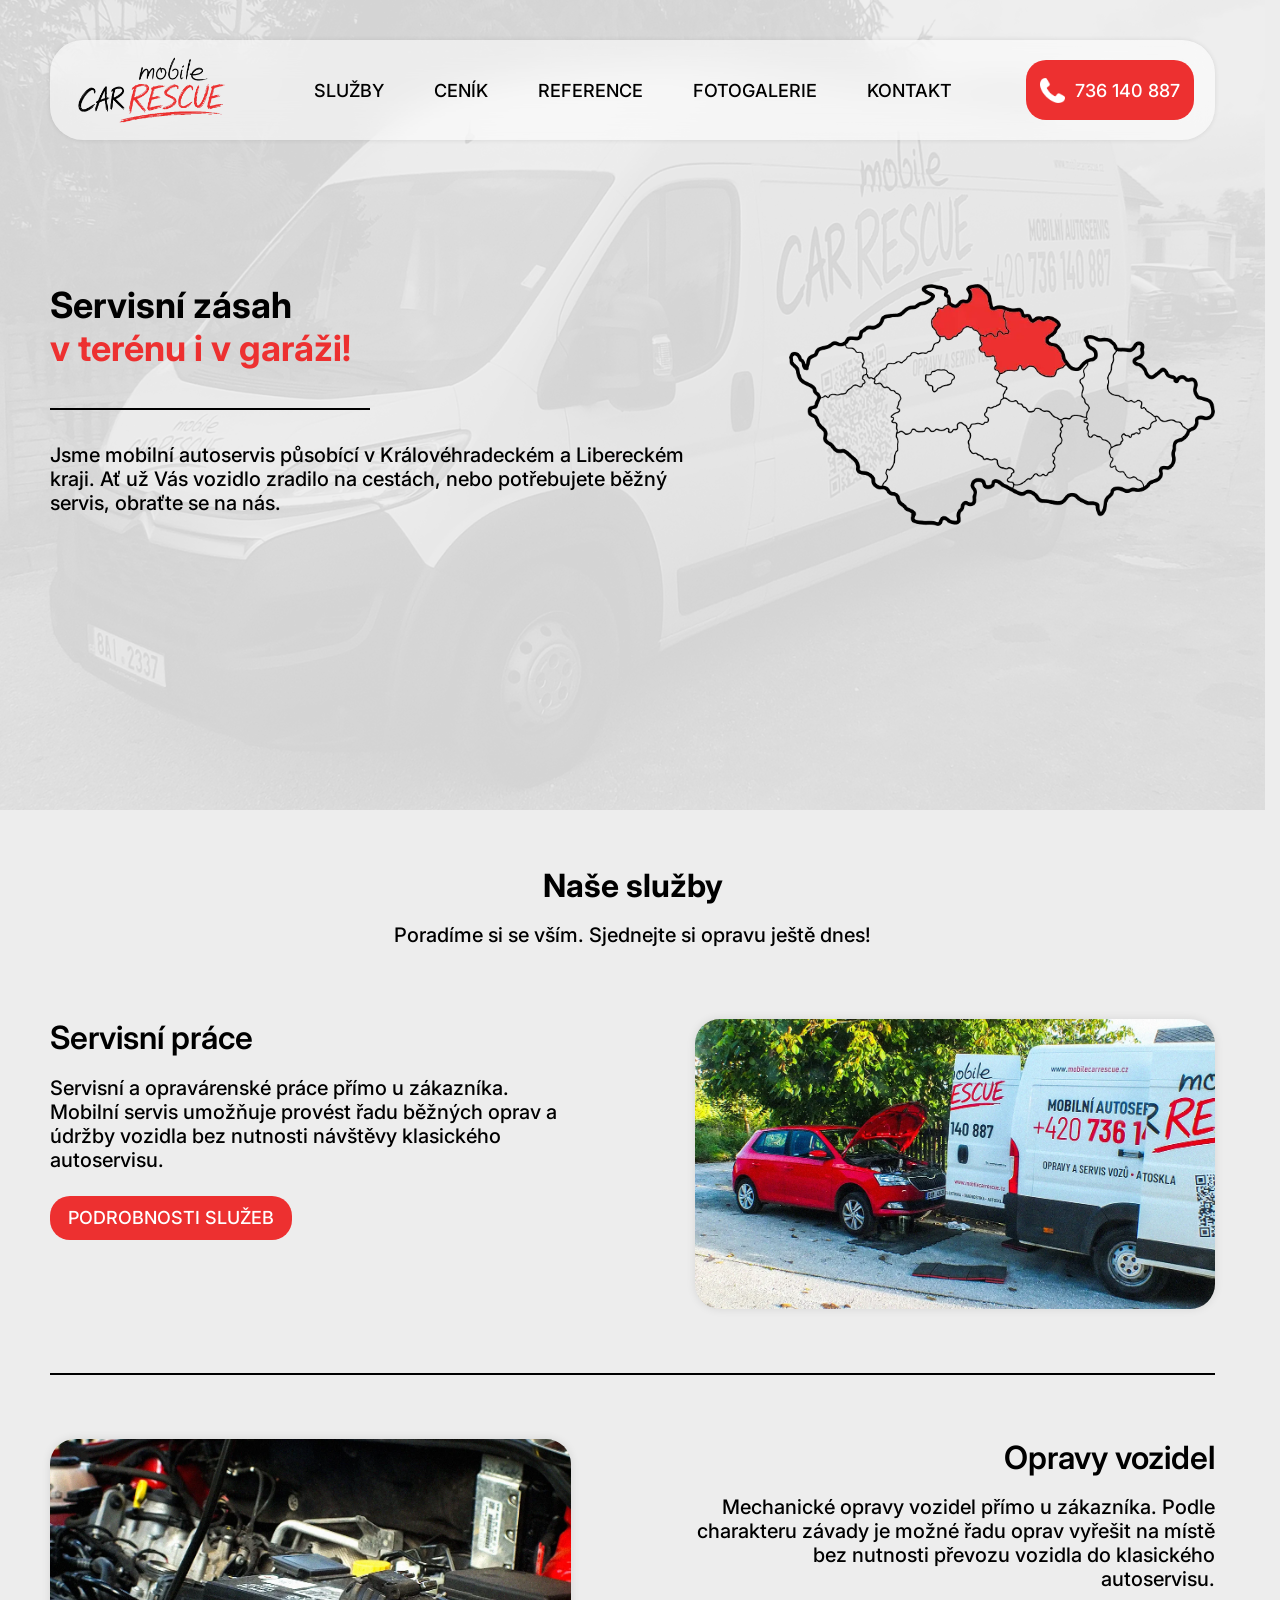
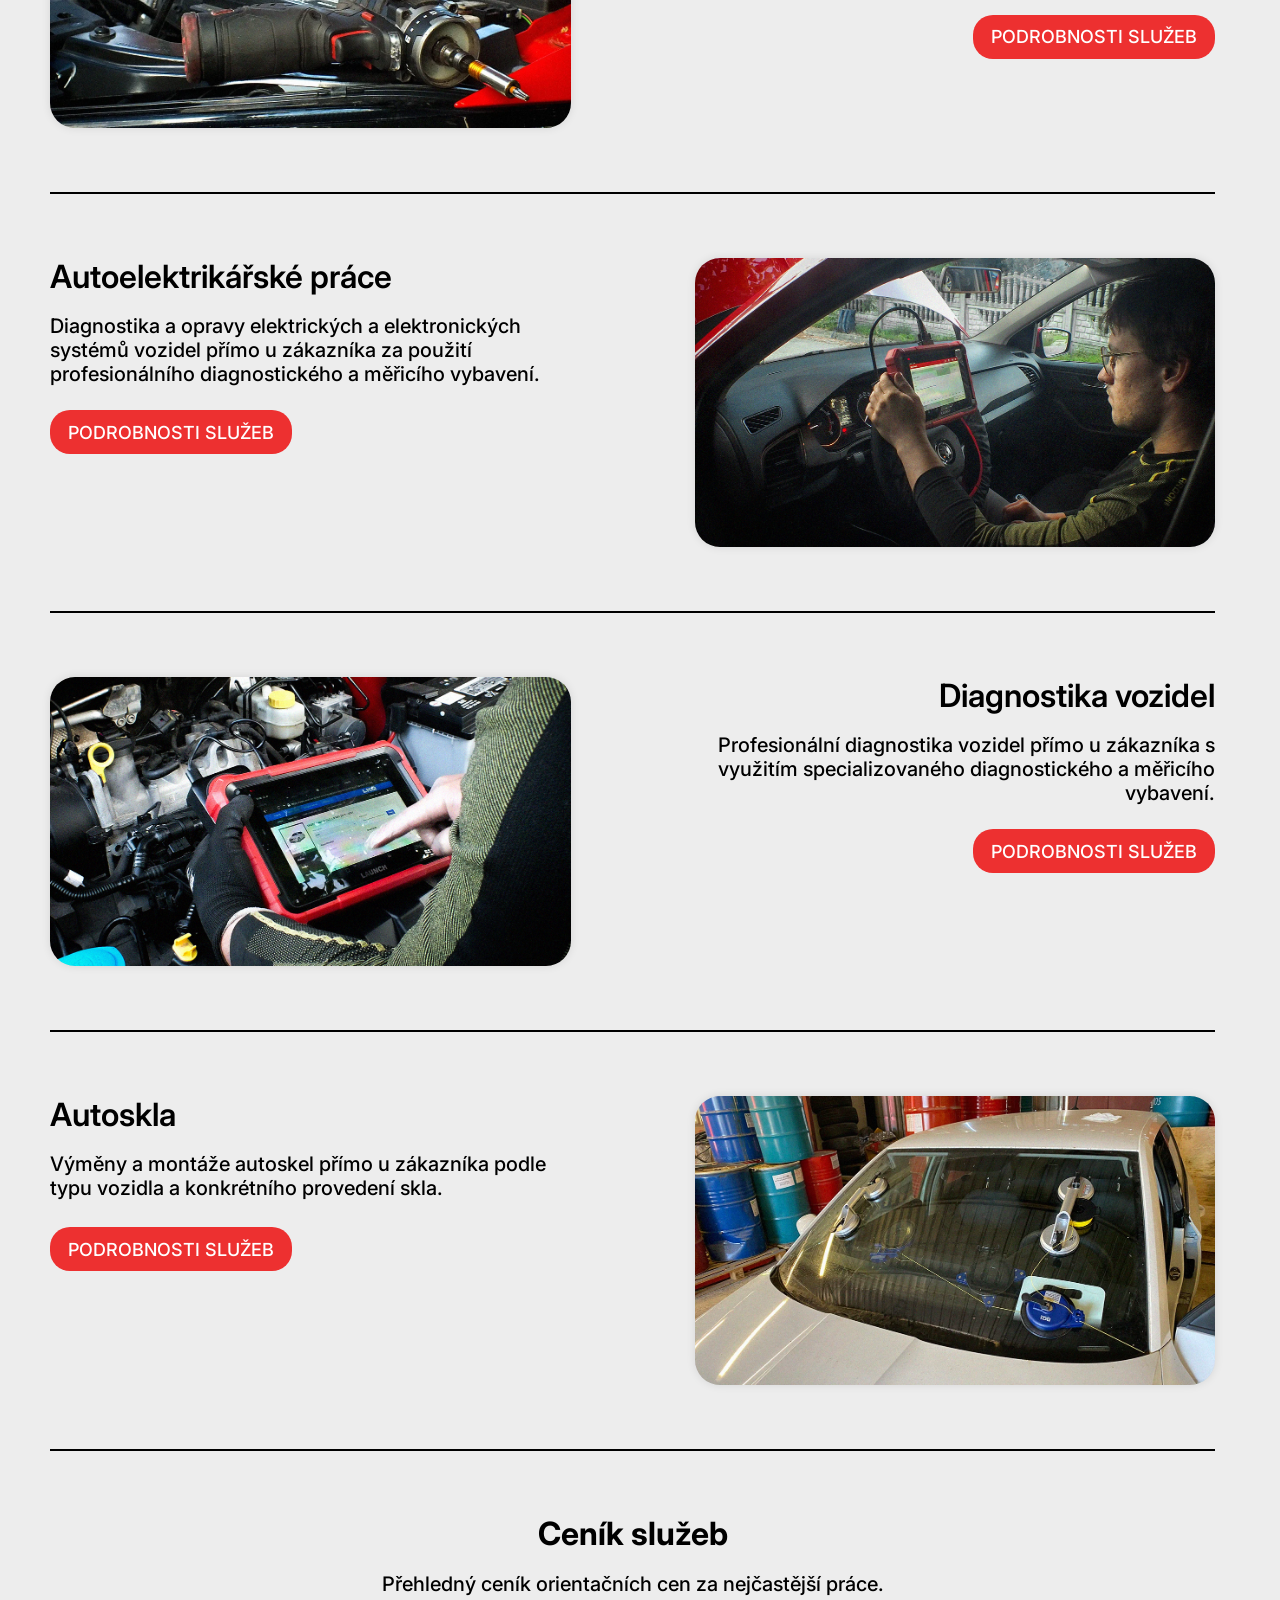
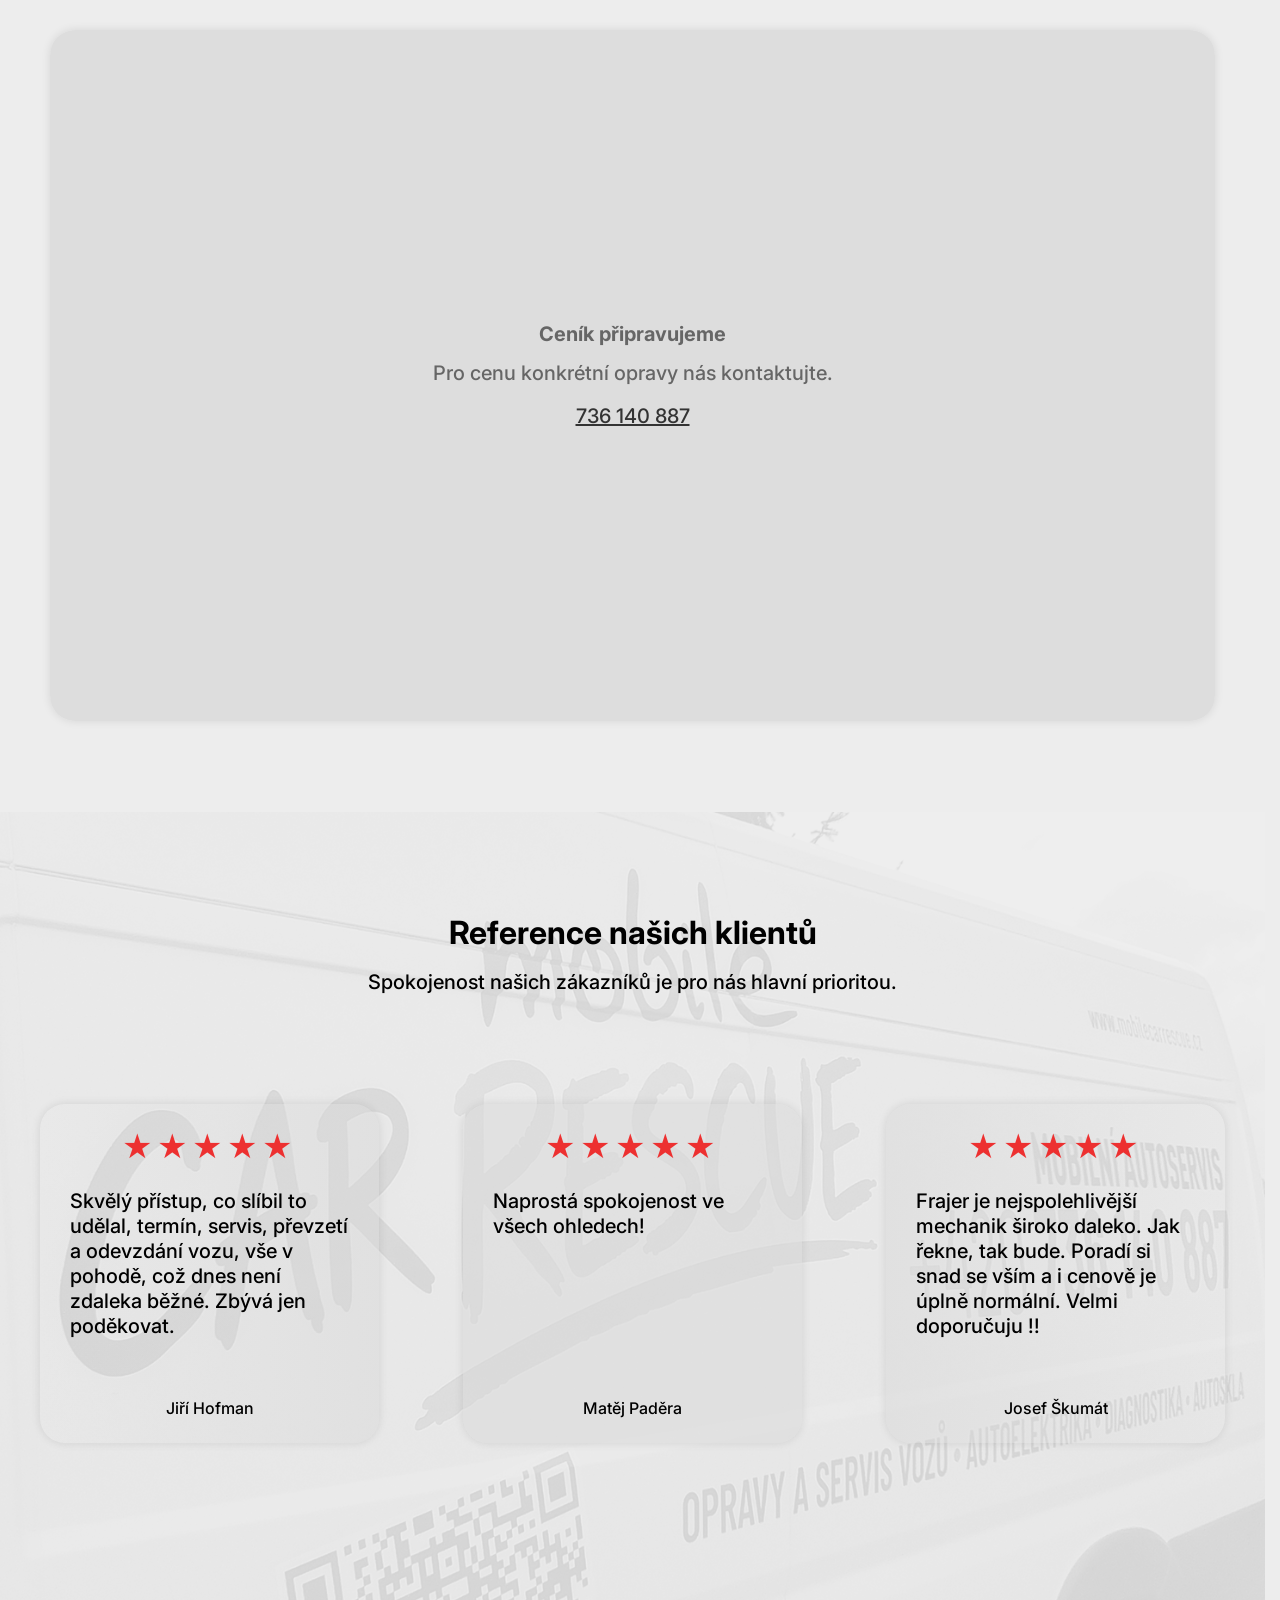
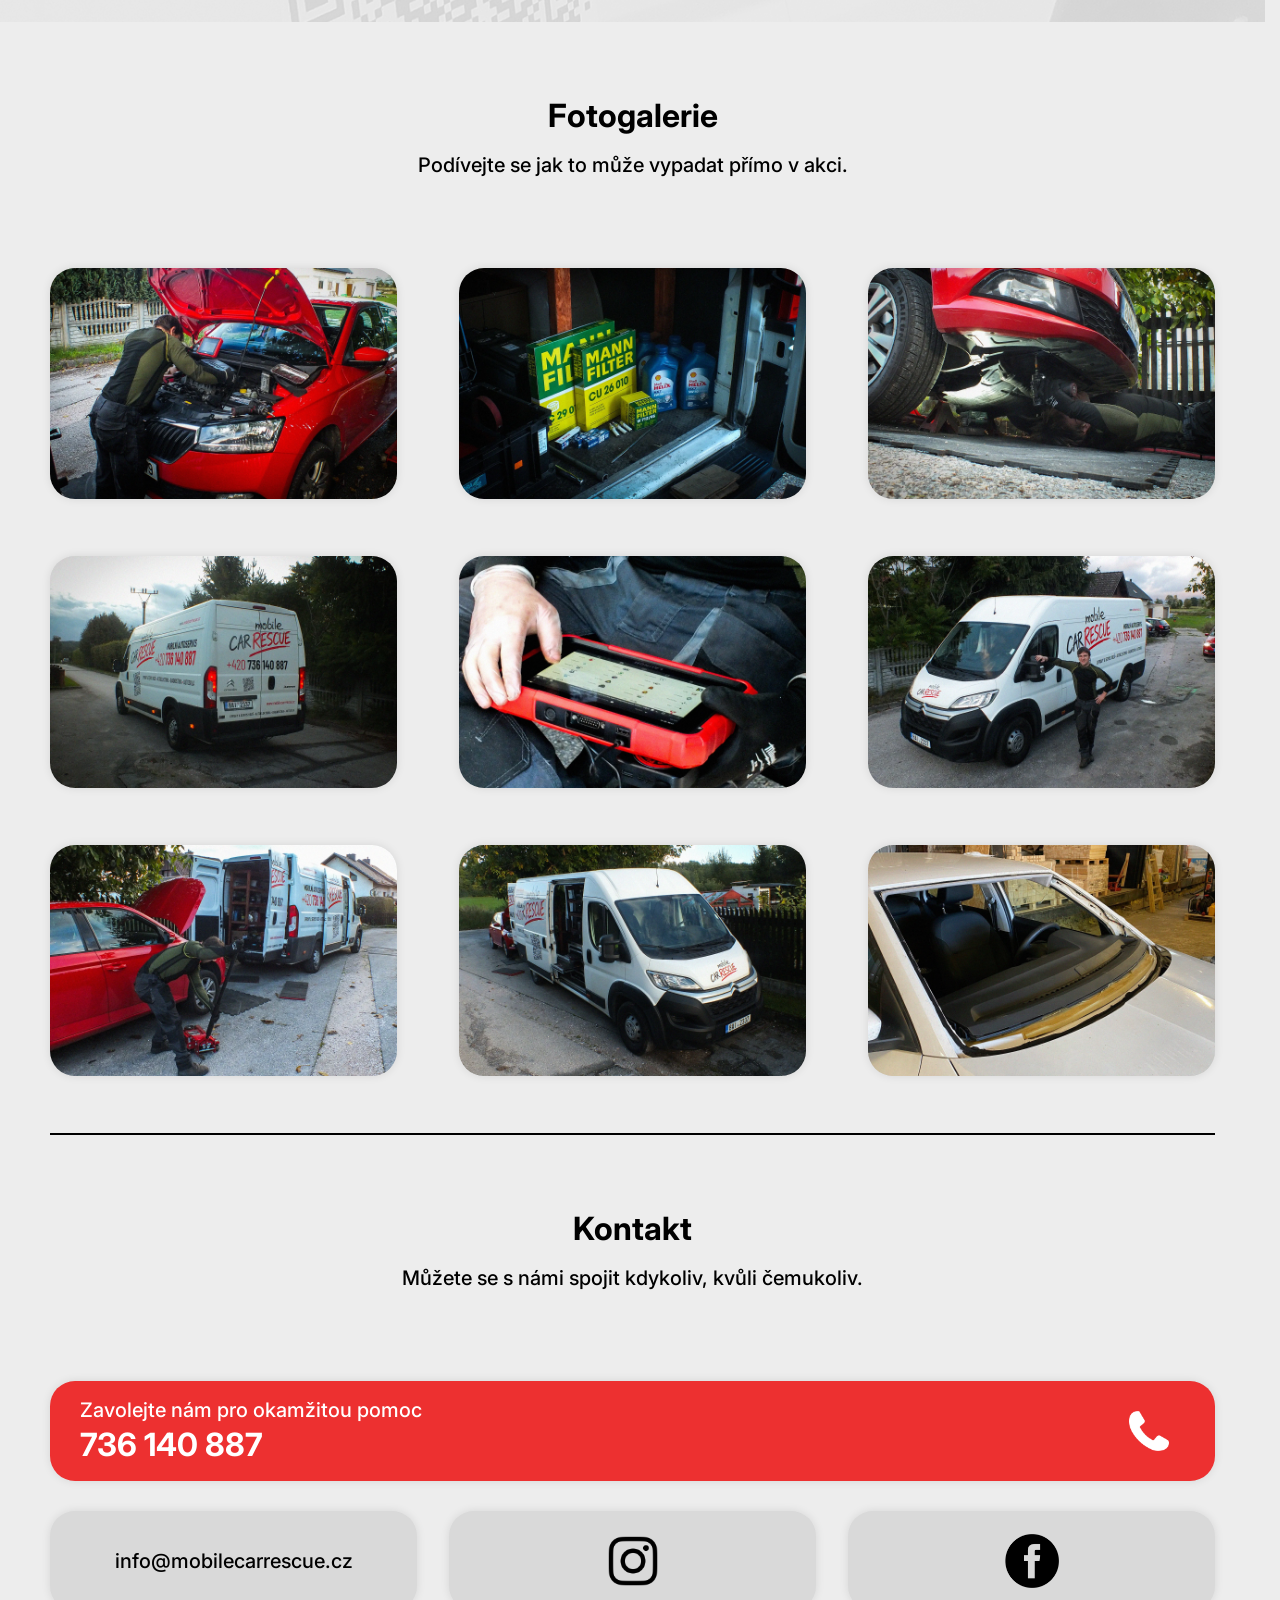
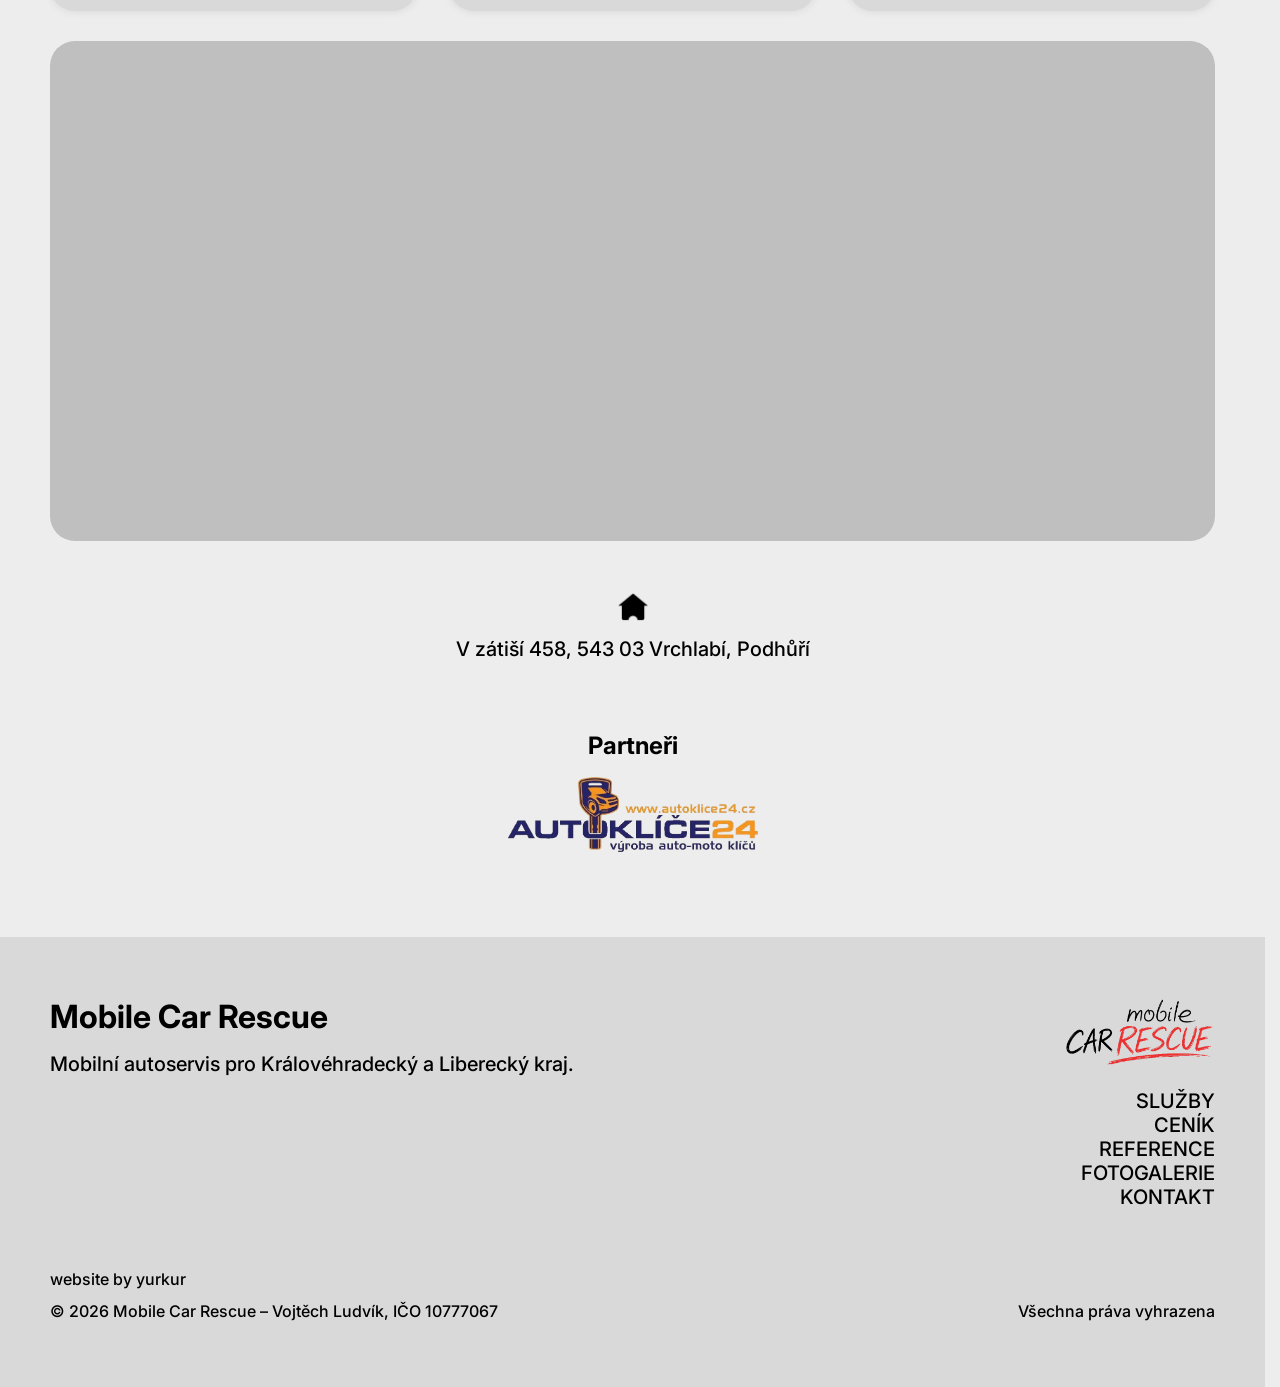
<file: index.html>
<!DOCTYPE html>
<html lang="cs">

<head>
    <meta charset="UTF-8">
    <meta name="viewport" content="width=device-width, initial-scale=1">
    <title>Mobile Car Rescue | Mobilní autoservis</title>
    <meta name="description"
        content="Mobilní autoservis pro Královéhradecký a Liberecký kraj. Servisní práce, opravy vozidel, autoelektrika, diagnostika a autoskla.">
    <link rel="icon" href="logo.webp">
    <link rel="preconnect" href="https://fonts.googleapis.com">
    <link rel="preconnect" href="https://fonts.gstatic.com" crossorigin>
    <link href="https://fonts.googleapis.com/css2?family=Inter:wght@400;500;600;700&display=swap" rel="stylesheet">
    <link rel="stylesheet" href="style.css">
    <link rel="icon" type="image/png" sizes="32x32" href="mcr_icon_32.png">
    <link rel="icon" type="image/png" sizes="16x16" href="mcr_icon_16.png">
    <link rel="apple-touch-icon" sizes="180x180" href="mcr_icon_apple.png">
    <script src="script.js" defer></script>
</head>

<body>
    <a class="skip" href="#sluzby">Přejít k obsahu</a>
    <header class="header wrap"><a class="brand" href="#home" aria-label="Mobile Car Rescue – úvod">
            <img src="logo.webp" alt="Mobile Car Rescue" width="150" height="68">
        </a>
        <nav id="navigation" aria-label="Hlavní navigace">
            <a href="#sluzby">SLUŽBY</a>
            <a href="#cenik">CENÍK</a>
            <a href="#reference">REFERENCE</a>
            <a href="#fotogalerie">FOTOGALERIE</a>
            <a href="#kontakt">KONTAKT</a>
        </nav>
        <a class="header-call button" href="tel:+420736140887">
            <img src="phone.webp" alt="">
            <span>736 140 887</span>
        </a>
        <button class="menu-toggle" aria-label="Otevřít menu" aria-expanded="false" aria-controls="navigation">
            <span>

            </span>
            <span>

            </span>
            <span>

            </span>
        </button>
    </header>
    <main>
        <section class="intro" id="home">
            <div class="intro-inner wrap">
                <div class="intro-copy">
                    <h1>Servisní zásah
                        <br>
                        <span>v terénu i v garáži!</span>
                    </h1>
                    <a class="mobile-call button" href="tel:+420736140887">
                        <img src="phone.webp" alt="">736 140 887
                    </a>
                    <hr>
                    <p>Jsme mobilní autoservis působící v Královéhradeckém a Libereckém kraji. Ať už Vás vozidlo zradilo
                        na cestách, nebo potřebujete běžný servis, obraťte se na nás.</p>
                </div>
                <img class="region" src="region.webp" alt="Působíme v Královéhradeckém a Libereckém kraji" width="426"
                    height="242">
            </div>
        </section>

        <section class="wrap services" id="sluzby">
            <div class="section-heading">
                <h2>Naše služby</h2>
                <p>Poradíme si se vším. Sjednejte si opravu ještě dnes!</p>
            </div>
            <article class="service">
                <div class="service-photo placeholder service-slideshow" role="img" aria-label="Servisní práce">
                    <img src="service-photo1.webp" alt="">
                    <img src="service-photo1-2.webp" alt="">
                    <img src="service-photo1-1.webp" alt="">
                    <img src="service-photo1-3.webp" alt="">
                </div>
                <div class="service-copy">
                    <h3>Servisní práce</h3>
                    <p>Servisní a opravárenské práce přímo u zákazníka. Mobilní servis umožňuje provést řadu běžných
                        oprav a údržby vozidla bez nutnosti návštěvy klasického autoservisu.</p>
                    <button class="button" data-service="1">PODROBNOSTI SLUŽEB</button>
                </div>
            </article>
            <article class="service">
                <div class="service-photo placeholder service-slideshow" role="img" aria-label="Opravy vozidel">
                    <img src="service-photo2.webp" alt="">
                    <img src="service-photo2-1.webp" alt="">
                    <img src="service-photo2-3.webp" alt="">
                    <img src="service-photo2-2.webp" alt="">
                </div>
                <div class="service-copy">
                    <h3>Opravy vozidel</h3>
                    <p>Mechanické opravy vozidel přímo u zákazníka. Podle charakteru závady je možné řadu oprav vyřešit
                        na místě bez nutnosti převozu vozidla do klasického autoservisu.</p><button class="button"
                        data-service="2">PODROBNOSTI SLUŽEB</button>
                </div>
            </article>
            <article class="service">
                <div class="service-photo placeholder" role="img" aria-label="Autoelektrikářské práce">
                    <img src="service-photo3.webp">
                </div>
                <div class="service-copy">
                    <h3>Autoelektrikářské práce</h3>
                    <p>Diagnostika a opravy elektrických a elektronických systémů vozidel přímo u zákazníka za použití
                        profesionálního diagnostického a měřicího vybavení.</p><button class="button"
                        data-service="3">PODROBNOSTI SLUŽEB</button>
                </div>
            </article>
            <article class="service">
                <div class="service-photo placeholder service-slideshow" role="img" aria-label="Diagnostika vozidel">
                    <img src="service-photo4.webp" alt="">
                    <img src="service-photo4-1.webp" alt="">
                </div>
                <div class="service-copy">
                    <h3>Diagnostika vozidel</h3>
                    <p>Profesionální diagnostika vozidel přímo u zákazníka s využitím specializovaného diagnostického a
                        měřicího vybavení.</p><button class="button" data-service="4">PODROBNOSTI SLUŽEB</button>
                </div>
            </article>
            <article class="service">
                <div class="service-photo placeholder service-slideshow" role="img" aria-label="Autoskla">
                    <img src="service-photo5.webp" alt="">
                    <img src="gallery9.webp" alt="">
                    <img src="service-photo5-2.webp" alt="">
                </div>
                <div class="service-copy">
                    <h3>Autoskla</h3>
                    <p>Výměny a montáže autoskel přímo u zákazníka podle typu vozidla a konkrétního provedení skla.</p>
                    <button class="button" data-service="5">PODROBNOSTI SLUŽEB</button>
                </div>
            </article>
        </section>

        <section class="wrap pricing" id="cenik">
            <div class="section-heading">
                <h2>Ceník služeb</h2>
                <p>Přehledný ceník orientačních cen za nejčastější práce.</p>
            </div>
            <div class="price-placeholder placeholder">
                <div>
                    <h3>Ceník připravujeme</h3>
                    <p>Pro cenu konkrétní opravy nás kontaktujte.</p><a href="tel:+420736140887">736 140 887</a>
                </div>
            </div>
        </section>

        <section class="references" id="reference">
            <div class="section-heading">
                <h2>Reference našich klientů</h2>
                <p>Spokojenost našich zákazníků je pro nás hlavní prioritou.</p>
            </div>
            <div class="review-row">
                <!-- Levá recenze -->
                <article class="review review-side">
                    <div class="stars" aria-label="5 z 5 hvězdiček">★★★★★</div>
                    <p>Skvělý přístup, co slíbil to udělal, termín, servis,
                        převzetí a odevzdání vozu, vše v pohodě, což dnes
                        není zdaleka běžné. Zbývá jen poděkovat.</p>
                    <span>Jiří Hofman</span>
                </article>

                <!-- Prostřední recenze -->
                <article class="review">
                    <div class="stars" aria-label="5 z 5 hvězdiček">★★★★★</div>
                    <p>Naprostá spokojenost ve všech ohledech!</p>
                    <span>Matěj Paděra</span>
                </article>

                <!-- Pravá recenze -->
                <article class="review review-side">
                    <div class="stars" aria-label="5 z 5 hvězdiček">★★★★★</div>
                    <p>Frajer je nejspolehlivější mechanik široko daleko. Jak řekne, tak bude. Poradí si snad se vším a
                        i cenově je úplně normální. Velmi doporučuju !!</p>
                    <span>Josef Škumát</span>
                </article>
            </div>
        </section>

        <section class="wrap gallery" id="fotogalerie">
            <div class="section-heading">
                <h2>Fotogalerie</h2>
                <p>Podívejte se jak to může vypadat přímo v akci.</p>
            </div>
            <div class="gallery-grid">
                <button class="gallery-photo" type="button">
                    <img src="gallery1.webp" alt="Servis vozidla v terénu" loading="lazy">
                </button>

                <button class="gallery-photo" type="button">
                    <img src="gallery2.webp" alt="Vybavení servisu" loading="lazy">
                </button>

                <button class="gallery-photo" type="button">
                    <img src="gallery3.webp" alt="Vozidlo servisu" loading="lazy">
                </button>

                <button class="gallery-photo" type="button">
                    <img src="gallery4.webp" alt="Servis vozidla v terénu" loading="lazy">
                </button>

                <button class="gallery-photo" type="button">
                    <img src="gallery5.webp" alt="Diagnostika vozidla" loading="lazy">
                </button>

                <button class="gallery-photo" type="button">
                    <img src="gallery6.webp" alt="Vozidlo servisu" loading="lazy">
                </button>

                <button class="gallery-photo" type="button">
                    <img src="gallery7.webp" alt="Vozidlo servisu" loading="lazy">
                </button>

                <button class="gallery-photo" type="button">
                    <img src="gallery8.webp" alt="Vozidlo servisu" loading="lazy">
                </button>

                <button class="gallery-photo" type="button">
                    <img src="gallery9.webp" alt="Vozidlo servisu" loading="lazy">
                </button>
            </div>
        </section>

        <section class="wrap contact" id="kontakt">
            <div class="section-heading">
                <h2>Kontakt</h2>
                <p>Můžete se s námi spojit kdykoliv, kvůli čemukoliv.</p>
            </div>
            <a class="call-banner" href="tel:+420736140887">
                <div>
                    <span>Zavolejte nám pro okamžitou pomoc</span>
                    <strong>736 140 887</strong>
                </div>
                <img src="phone.webp" alt="" width="40" height="40">
            </a>
            <div class="contact-links">
                <a href="mailto:info@mobilecarrescue.cz">info@mobilecarrescue.cz</a>
                <a class="social-link" href="https://www.instagram.com/dilnanakolech/" target="_blank"
                    rel="noopener noreferrer" aria-label="Instagram">
                    <img src="instagram.webp" alt="">
                </a>
                <a class="social-link" href="https://www.facebook.com/profile.php?id=61582230436288&locale=cs_CZ"
                    target="_blank" rel="noopener noreferrer" aria-label="Facebook">
                    <img src="facebook.webp" alt="">
                </a>
            </div>
            <div class="map-placeholder">
                <iframe
                    src="https://www.google.com/maps?q=V+z%C3%A1ti%C5%A1%C3%AD+458,+543+03+Vrchlab%C3%AD&output=embed"
                    title="Mapa – Mobile Car Rescue" width="100%" height="100%" style="border: 0; display: block;"
                    loading="lazy" allowfullscreen referrerpolicy="no-referrer-when-downgrade">
                </iframe>
            </div>
            <div class="address">
                <img src="home.webp" alt="" width="34" height="34">
                <p>V zátiší 458, 543 03 Vrchlabí, Podhůří</p>
            </div>

            <div class="partners">
                <h3>Partneři</h3>

                <a href="https://www.autoklice24.cz" target="_blank" rel="noopener noreferrer"
                    aria-label="Autoklíče24 – otevřít web">
                    <img src="autoklice24.webp" alt="Logo Autoklíče24" loading="lazy">
                </a>
            </div>
        </section>
    </main>

    <footer>
        <div class="wrap footer-main">
            <div>
                <h2>Mobile Car Rescue</h2>
                <p>Mobilní autoservis pro Královéhradecký a Liberecký kraj.</p>
            </div>
            <div class="footer-right">
                <a href="#home">
                    <img src="logo.webp" alt="Mobile Car Rescue" width="150" height="68" loading="lazy">
                </a>
                <nav aria-label="Navigace v patičce">
                    <a href="#sluzby">SLUŽBY</a>
                    <a href="#cenik">CENÍK</a>
                    <a href="#reference">REFERENCE</a>
                    <a href="#fotogalerie">FOTOGALERIE</a>
                    <a href="#kontakt">KONTAKT</a>
                </nav>
            </div>
            <p class="author">website by yurkur</p>
            <div class="copyright">
                <span>© 2026 Mobile Car Rescue – Vojtěch Ludvík, IČO 10777067</span>
                <span>Všechna práva vyhrazena</span>
            </div>
        </div>
    </footer>

    <dialog id="details" aria-labelledby="details-title">
        <button class="close-dialog" aria-label="Zavřít">×</button>
        <h2 id="details-title"></h2>
        <div class="dialog-content">

        </div>
        <a class="button" href="tel:+420736140887">ZAVOLAT 736 140 887</a>
    </dialog>
    <template id="service-details-1">
        <p>Provádím servisní a opravárenské práce přímo u zákazníka. Mobilní servis umožňuje provést řadu běžných oprav
            a údržby vozidla bez nutnosti návštěvy klasického autoservisu.</p>
        <ul>
            <li>Kontrola vozidla před STK</li>
            <li>Výjezd k nepojízdnému vozidlu</li>
            <li>Servis firemních vozových parků</li>
            <li>Výměna kol</li>
            <li>Výměna rozvodových řemenů a napínacích kladek</li>
            <li>Výměna zapalovacích a žhavicích svíček</li>
            <li>Výměna brzdových destiček</li>
            <li>Výměna brzdových kotoučů</li>
            <li>Výměna brzdové kapaliny</li>
            <li>Výměna chladicí kapaliny</li>
        </ul>
        <p>Servis a opravy provádím podle technických postupů a s ohledem na konkrétní typ a stav vozidla.</p>
    </template>
    <template id="service-details-2">
        <p>Provádím mechanické opravy vozidel přímo u zákazníka. Podle charakteru závady je možné řadu oprav vyřešit na
            místě bez nutnosti převozu vozidla do klasického autoservisu.</p>
        <ul>
            <li>Opravy brzdového systému</li>
            <li>Opravy a výměny dílů podvozku</li>
            <li>Opravy chladicího systému</li>
            <li>Opravy palivové soustavy</li>
            <li>Opravy závad motoru</li>
            <li>Výměny vadných snímačů a čidel</li>
            <li>Výměny hadic, těsnění a drobných součástí</li>
            <li>Opravy problémů se startováním vozidla</li>
            <li>Opravy závad zjištěných diagnostikou</li>
            <li>Drobné mechanické opravy přímo na místě</li>
            <li>Výměna poškozených nebo opotřebených dílů</li>
            <li>Nouzové opravy nepojízdného vozidla</li>
        </ul>
        <p>Před samotnou opravou se snažím nejprve přesně určit příčinu závady, aby se zbytečně neměnily díly, které
            jsou v pořádku.</p>
    </template>
    <template id="service-details-3">
        <p>Provádím diagnostiku a opravy elektrických a elektronických systémů vozidel přímo u zákazníka za použití
            profesionálního diagnostického a měřicího vybavení.</p>
        <ul>
            <li>Diagnostika elektrických závad</li>
            <li>Diagnostika řídicích jednotek</li>
            <li>Čtení a mazání chybových kódů</li>
            <li>Kontrola a opravy elektroinstalace</li>
            <li>Montáž a zapojení autodoplňků</li>
            <li>Výměna žárovek a opravy osvětlení</li>
            <li>Kontrola autobaterie a dobíjení</li>
            <li>Výměna autobaterie</li>
        </ul>
        <p>Cílem je závadu přesně lokalizovat, určit její příčinu a navrhnout nebo provést odpovídající opravu.</p>
    </template>
    <template id="service-details-4">
        <p>Provádím profesionální diagnostiku vozidel přímo u zákazníka s využitím specializovaného diagnostického a
            měřicího vybavení.</p>
        <ul>
            <li>Počítačová diagnostika řídicích jednotek</li>
            <li>Čtení a mazání chybových kódů</li>
            <li>Diagnostika elektrických a elektronických závad</li>
            <li>Měření tlaku paliva</li>
            <li>Měření tlaku motorového oleje</li>
            <li>Měření kompresních tlaků motoru</li>
            <li>Kontrola těsnosti vstřikovačů</li>
            <li>Kontrola a diagnostika palivové soustavy</li>
            <li>Diagnostika problémů se startováním a chodem motoru</li>
            <li>Kontrola snímačů, akčních členů a naměřených hodnot</li>
            <li>Vyhledávání závad podle naměřených hodnot a projevů vozidla</li>
            <li>Využití profesionální technické a servisní dokumentace</li>
            <li>Technické údaje, schémata zapojení, servisní postupy a specifikace výrobce</li>
        </ul>
        <p>Cílem není pouze vyčíst chybový kód, ale závadu správně diagnostikovat a určit její skutečnou příčinu.</p>
    </template>
    <template id="service-details-5">
        <p>Provádím výměny a montáže autoskel přímo u zákazníka podle typu vozidla a konkrétního provedení skla.</p>
        <ul>
            <li>Výměna čelního skla</li>
            <li>Výměna bočních skel</li>
            <li>Výměna zadního skla</li>
            <li>Demontáž a montáž autoskel</li>
            <li>Výměna těsnění a lišt autoskel</li>
            <li>Kontrola uchycení a správného usazení skla</li>
            <li>Montáž skel se senzorem deště nebo světla</li>
            <li>Výměna poškozených držáků a drobných prvků kolem skla</li>
        </ul>
        <p>Montáž provádím s důrazem na správné usazení skla, těsnost a bezpečnost vozidla.</p>
    </template>

    <dialog class="photo-modal" aria-label="Zvětšená fotografie">
        <button class="photo-modal-close" type="button" aria-label="Zavřít fotografii">×</button>

        <img class="photo-modal-image" alt="">
    </dialog>

</body>

</html>
</file>
<file: style.css>
:root {
    --red: #ed3030;
    --bg: #ededed;
    --gray: #d9d9d9;
    --ink: #000;
}

* {
    box-sizing: border-box;
}

html {
    scroll-behavior: smooth;
    scroll-padding-top: 120px;
}

body {
    display: flow-root;
    margin: 0;
    background: var(--bg);
    color: var(--ink);
    font-family: Inter, Arial, sans-serif;
    font-size: 14px;
    font-weight: 500;
}

a {
    color: inherit;
    text-decoration: none;
}

button {
    font: inherit;
    cursor: pointer;
}

a {
    -webkit-tap-highlight-color: transparent;
}

button {
    -webkit-tap-highlight-color: transparent;
}

button:focus-visible {
    outline: 3px solid #315ea8;
    outline-offset: 5px;
}

a:focus-visible {
    outline: 3px solid #315ea8;
    outline-offset: 5px;
}

h1 {
    margin: 0;
}

h2 {
    margin: 0;
}

h3 {
    margin: 0;
}

p {
    margin: 0;
}

h1 {
    font-weight: 700;
    line-height: 1.2;
}

h2 {
    font-weight: 700;
    line-height: 1.2;
}

h3 {
    font-weight: 700;
    line-height: 1.2;
}

h1 {
    font-size: 24px;
}

h2 {
    font-size: 24px;
}

h3 {
    font-size: 24px;
}

p {
    line-height: 1.25;
}

.wrap {
    width: calc(100% - 68px);
    max-width: 1200px;
    margin-inline: auto;
}

.skip {
    position: fixed;
    top: -80px;
    left: 15px;
    background: white;
    padding: 15px;
    z-index: 10;
}

.skip:focus {
    top: 10px;
}

.button {
    display: inline-flex;
    justify-content: center;
    align-items: center;
    gap: 10px;
    min-height: 36px;
    padding: 10px 18px;
    border: 0;
    border-radius: 7px;
    background: var(--red);
    color: white;
    font-size: 12px;
    font-weight: 500;
    transition: background .2s, transform .2s;
}

.button:hover {
    background: #cf2424;
}

.call-banner:hover {
    background: #cf2424;
}

.button:active {
    transform: translateY(1px);
}

.button img {
    width: 22px;
    height: 22px;
    object-fit: contain;
}

.header {
    width: 100%;
    height: 100px;
    display: flex;
    align-items: center;
    justify-content: space-between;
    padding: 20px 34px;
    position: sticky;
    top: 0;
    margin-bottom: -100px;
    z-index: 5;
    background: #ffffff80;
    backdrop-filter: blur(16px);
    -webkit-backdrop-filter: blur(16px);
}

.brand {
    display: flex;
}

.brand img {
    width: 125px;
    height: auto;
    object-fit: contain;
}

.header-call {
    display: none;
}

.menu-toggle {
    height: 40px;
    width: 38px;
    border: 0;
    background: transparent;
    display: flex;
    flex-direction: column;
    justify-content: center;
    gap: 6px;
    padding: 5px;
}

.menu-toggle span {
    width: 28px;
    height: 2px;
    flex: none;
    background: black;
    transition: transform .2s, opacity .2s;
}

.menu-toggle[aria-expanded=true] span:first-child {
    transform: translateY(8px) rotate(45deg);
}

.menu-toggle[aria-expanded=true] span:nth-child(2) {
    opacity: 0;
    visibility: hidden;
    transform: scaleX(0);
}

.menu-toggle[aria-expanded=true] span:last-child {
    transform: translateY(-8px) rotate(-45deg);
}

.header nav {
    display: none;
    position: absolute;
    left: 0;
    right: 0;
    top: 100px;
    padding: 18px 34px;
    background: rgb(245 245 245 / 85%);
    backdrop-filter: blur(16px);
    -webkit-backdrop-filter: blur(16px);
    box-shadow: 0 8px 12px #0001;
}

.header nav.open {
    display: flex;
    flex-direction: column;
    gap: 22px;
}

.header nav a {
    font-size: 15px;
}

.header nav a:hover {
    color: var(--red);
}

.header nav a[aria-current] {
    color: var(--red);
}

.intro {
    height: 441px;
    position: relative;
    padding-top: 100px;
}

.intro:before {
    content: "";
    position: absolute;
    inset: 0;
    background: url("intro.webp") center/cover no-repeat;
    opacity: .1;
    z-index: -1;
}

.references:before {
    content: "";
    position: absolute;
    inset: 0;
    background: url("intro.webp") center/cover no-repeat;
    opacity: .1;
    z-index: -1;
}

.intro-inner {
    padding-top: 54px;
    position: relative;
}

.intro h1 {
    max-width: 230px;
}

.intro .mobile-call {
    margin-top: 15px;
    font-size: 14px;
}

.intro hr {
    margin: 35px 0 29px;
    border: 0;
    border-top: 2px solid black;
    width: 100%;
}

.intro p {
    font-size: 14px;
    max-width: 520px;
}

.region {
    position: absolute;
    top: 64px;
    right: 0;
    width: 44%;
    height: auto;
    z-index: -1;
}

.section-heading {
    text-align: center;
}

.section-heading p {
    margin-top: 19px;
}

.services {
    padding-top: 50px;
}

.services .section-heading {
    margin-bottom: 38px;
}

.service {
    display: flex;
    flex-direction: column;
    gap: 24px;
    padding-bottom: 24px;
    margin-bottom: 24px;
    border-bottom: 2px solid black;
}

.service-photo {
    width: 100%;
    aspect-ratio: 334/200;
}

.placeholder {
    background: var(--gray);
    border-radius: 8px;
    display: flex;
    align-items: center;
    justify-content: center;
    color: #737373;
    text-align: center;
}

.placeholder span {
    font-size: 12px;
    font-weight: 400;
    padding: 18px;
}

.service-copy h3 {
    margin-bottom: 8px;
    font-weight: 600;
}

.service-copy p {
    line-height: 1.22;
    min-height: 51px;
}

.service-copy .button {
    margin-top: 20px;
}

.pricing {
    padding-top: 24px;
    padding-bottom: 50px;
}

.price-placeholder {
    height: 736px;
    margin-top: 20px;
    background: #d9d9d9bf;
    padding: 25px;
    color: #666;
}

.price-placeholder h3 {
    font-size: 20px;
    margin-bottom: 15px;
}

.price-placeholder a {
    display: inline-block;
    margin-top: 18px;
    color: #333;
    text-decoration: underline;
}

.references {
    position: relative;
    isolation: isolate;
    padding: 76px 0 50px;
    min-height: 656px;
    overflow: hidden;
}

.references:before {
    background-image: url("reference.webp");
}

.references .section-heading {
    max-width: 334px;
    margin: auto;
}

.references .section-heading p {
    margin-top: 12px;
}

.review-row {
    display: flex;
    align-items: center;
    justify-content: center;
    gap: 6%;
    margin-top: 120px;
}

.review {
    background: #d9d9d980;
    flex: none;
    width: 339px;
    max-width: calc(100vw - 62px);
    height: 339px;
    border-radius: 8px;
    text-align: center;
    padding: 25px 30px;
    display: flex;
    flex-direction: column;
    align-items: center;
}

.stars {
    color: var(--red);
    font-size: 30px;
    letter-spacing: 4px;
}

.review p {
    font-size: 20px;
    margin-top: 32px;
    text-align: left;
    align-self: stretch;
}

.review span {
    margin-top: auto;
    font-size: 16px;
}

.review-side {
    display: none;
}

.gallery {
    padding-top: 50px;
    padding-bottom: 57px;
    border-bottom: 2px solid black;
}

.gallery .section-heading p {
    font-size: 12px;
}

.gallery-grid {
    display: grid;
    gap: 57px;
    margin-top: 35px;
}

.gallery-grid .placeholder {
    aspect-ratio: 3/2;
}

.contact {
    padding-top: 50px;
    padding-bottom: 80px;
}

.contact .section-heading {
    margin-bottom: 60px;
}

.call-banner {
    display: flex;
    justify-content: space-between;
    align-items: center;
    background: var(--red);
    border-radius: 8px;
    color: white;
    padding: 20px;
    min-height: 100px;
    transition: background .2s;
}

.call-banner span {
    font-size: 12px;
}

.call-banner strong {
    font-size: 24px;
    display: block;
    margin-top: 8px;
}

.call-banner>img {
    width: 28px;
    height: 28px;
}

.contact-links {
    display: grid;
    grid-template-columns: 1fr 1fr;
    gap: 20px;
    margin-top: 20px;
}

.contact-links a {
    border: 0;
    background: var(--gray);
    border-radius: 8px;
    min-height: 76px;
    display: flex;
    align-items: center;
    justify-content: center;
}

.contact-links button {
    border: 0;
    background: var(--gray);
    border-radius: 8px;
    min-height: 76px;
    display: flex;
    align-items: center;
    justify-content: center;
}

.contact-links a {
    grid-column: 1/-1;
    font-size: 20px;
}

.contact-links img {
    width: 42px;
    height: 42px;
}

.contact-links a:hover {
    background: #ccc;
}

.contact-links button:hover {
    background: #ccc;
}

.map-placeholder {
    height: 290px;
    background: #bfbfbf;
    margin-top: 30px;
}

.map-placeholder:hover {
    background: #b5b5b5;
}

.address {
    text-align: center;
    margin-top: 32px;
}

.address p {
    font-size: 12px;
    margin-top: 14px;
}

footer {
    background: var(--gray);
    padding: 50px 0 35px;
}

.footer-main {
    position: relative;
}

.footer-main>div>p {
    margin-top: 16px;
    max-width: 300px;
}

.footer-main .author {
    margin-top: 30px;
}

.footer-right>a {
    display: none;
}

.footer-right nav {
    display: flex;
    flex-direction: column;
    gap: 6px;
    margin-top: 28px;
}

.copyright {
    display: flex;
    flex-direction: column;
    gap: 14px;
    font-size: 10px;
    margin-top: 40px;
}

dialog {
    border: 0;
    border-radius: 12px;
    background: var(--bg);
    max-width: 580px;
    width: calc(100% - 40px);
    padding: 45px 28px 30px;
    box-shadow: 0 20px 80px #0004;
}

dialog::backdrop {
    background: #0009;
    backdrop-filter: blur(5px);
}

dialog h2 {
    margin-bottom: 24px;
}

dialog p {
    font-size: 16px;
    line-height: 1.5;
}

.dialog-note {
    margin: 20px 0;
    color: #666;
}

.close-dialog {
    position: absolute;
    right: 14px;
    top: 8px;
    background: none;
    border: 0;
    font-size: 32px;
}

body.modal-open {
    overflow: hidden;
}

.intro h1 span {
    color: var(--red);
}

.button {
    border-radius: 20px;
}

.placeholder {
    border-radius: 25px;
    box-shadow: 0 0 10px #00000019;
}

.review {
    border-radius: 25px;
    box-shadow: 0 0 10px #00000019;
}

.review-side {
    border-radius: 25px;
    box-shadow: 0 0 10px #00000019;
}

.call-banner {
    border-radius: 25px;
    box-shadow: 0 0 10px #00000019;
}

.contact-links a {
    border-radius: 25px;
    box-shadow: 0 0 10px #00000019;
}

.contact-links button {
    border-radius: 25px;
    box-shadow: 0 0 10px #00000019;
}

.service-photo {
    aspect-ratio: 334/186;
}

.header {
    background: rgb(255 255 255 / 55%);
    box-shadow: 0 0 5px #00000019;
}

.intro {
    isolation: isolate;
}

.region {
    z-index: 0;
    pointer-events: none;
}

.intro-copy {
    position: relative;
    z-index: 1;
}

.region {
    opacity: .65;
    right: -5px;
    top: 73px;
    width: 40%;
}

dialog {
    max-height: calc(100dvh - 40px);
    overflow-y: auto;
    overscroll-behavior: contain;
}

.dialog-content {
    margin-bottom: 24px;
}

.dialog-content ul {
    margin: 20px 0;
    padding-left: 22px;
    font-size: 16px;
    line-height: 1.5;
}

.dialog-content li+li {
    margin-top: 6px;
}

.dialog-content li::marker {
    color: var(--red);
}

.footer-main>.author {
    margin-top: 30px;
    font-size: 14px;
}

.copyright {
    margin-top: 12px;
}

.header #navigation a {
    display: inline-block;
    background: transparent;
    transition: color 0.25s ease,
        transform 0.25s ease;
}

.header #navigation a:hover {
    color: var(--red);
}

#sluzby {
    scroll-margin-top: 0;
}

#fotogalerie {
    scroll-margin-top: 0;
}

#kontakt {
    scroll-margin-top: 0;
}

#cenik {
    scroll-margin-top: 26px;
}

#reference {
    scroll-margin-top: -26px;
}

.review p {
    flex: 1;
    min-height: 0;
    margin: 24px 0 16px;
    overflow-y: auto;
    overflow-wrap: anywhere;
}

.review .stars {
    flex-shrink: 0;
}

.review>span {
    flex-shrink: 0;
}

.review.review-side {
    display: none;
}

.map-placeholder {
    overflow: hidden;
    border-radius: 25px;
}

.contact-links .social-link {
    grid-column: auto;
}

.contact-links a {
    transition: background-color 0.25s ease,
        transform 0.25s ease;
}

.contact-links a:hover {
    background-color: #ccc;
}

.contact-links a:active {
    transform: translateY(0);
}

.gallery-photo {
    display: block;
    width: 100%;
    aspect-ratio: 3 / 2;
    padding: 0;
    border: 0;
    border-radius: 25px;
    overflow: hidden;
    background: var(--gray);
    box-shadow: 0 0 10px #00000019;
    cursor: pointer;
    transition: transform 0.3s ease,
        box-shadow 0.3s ease;
}

.gallery-photo img {
    display: block;
    width: 100%;
    height: 100%;
    object-fit: cover;
    transition: transform 0.4s ease;
}

.photo-modal {
    width: fit-content;
    max-width: calc(100vw - 32px);
    max-height: calc(100dvh - 40px);
    padding: 0;
    border: 0;
    border-radius: 16px;
    overflow: visible;
    background: transparent;
    box-shadow: none;
    opacity: 0;
    transform: scale(0.97);
    transition: opacity 0.25s ease,
        transform 0.25s ease;
}

.photo-modal::backdrop {
    background: rgb(0 0 0 / 85%);
    backdrop-filter: blur(8px);
    opacity: 0;
    transition: opacity 0.25s ease;
}

.photo-modal.is-visible {
    opacity: 1;
    transform: scale(1);
}

.photo-modal.is-visible::backdrop {
    opacity: 1;
}

.photo-modal-image {
    display: block;
    max-width: 100%;
    max-height: calc(100dvh - 40px);
    width: auto;
    height: auto;
    border-radius: 16px;
    object-fit: contain;
}

.photo-modal-close {
    position: absolute;
    top: 10px;
    right: 10px;
    display: grid;
    place-items: center;
    width: 38px;
    height: 38px;
    padding: 0;
    border: 0;
    border-radius: 50%;
    background: rgb(255 255 255 / 90%);
    color: #000;
    font-size: 28px;
    line-height: 1;
    cursor: pointer;
    transition: background-color 0.2s ease;
}

.photo-modal-close:hover {
    background: #fff;
}

.footer-right nav a {
    transition: color 0.25s ease;
}

.footer-right nav a:hover {
    color: var(--red);
}

html {
    scrollbar-gutter: stable;
}

.photo-modal::backdrop {
    background: #0009;
    backdrop-filter: blur(5px);
    -webkit-backdrop-filter: blur(5px);
}

#details {
    opacity: 0;
    transform: scale(0.97);
    transition: opacity 0.25s ease,
        transform 0.25s ease;
}

#details::backdrop {
    opacity: 0;
    transition: opacity 0.25s ease;
}

#details.is-visible {
    opacity: 1;
    transform: scale(1);
}

#details.is-visible::backdrop {
    opacity: 1;
}

.partners {
    margin-top: 70px;
    text-align: center;
}

.partners h3 {
    font-size: 24px;
}

.partners p {
    margin-top: 12px;
    font-size: 20px;
}

.partners a {
    display: inline-block;
    max-width: 100%;
    margin-top: 16px;
    transition: opacity 0.25s ease;
}

.partners a:hover {
    opacity: 0.75;
}

.partners img {
    display: block;
    width: 250px;
    max-width: 100%;
    height: auto;
}

.service-photo.service-slideshow {
    position: relative;
    overflow: hidden;
}

.service-photo.service-slideshow img {
    position: absolute;
    inset: 0;
    width: 100%;
    height: 100%;
    object-fit: cover;
    opacity: 0;
    transition: opacity 0.6s ease;
}

.service-photo.service-slideshow img:first-child {
    opacity: 1;
}

.service-photo.service-slideshow.is-ready img {
    opacity: 0;
}

.service-photo.service-slideshow.is-ready img.is-active {
    opacity: 1;
}

.service-photo.service-slideshow.is-ready img.is-previous {
    opacity: 1;
    z-index: 1;
}

.service-photo.service-slideshow.is-ready img.is-active {
    opacity: 1;
    z-index: 2;
}

@media (hover: hover) {
    .gallery-photo:hover {
        box-shadow: 0 6px 20px #00000026;
    }

    .gallery-photo:hover img {
        transform: scale(1.05);
    }
}

@media (max-width: 1023px) {
    .region {
        display: none;
    }

    .intro {
        background: none;
    }

    .header {
        position: sticky;
    }

    html {
        scroll-padding-top: 96px;
    }

    .header {
        position: fixed;
        top: 0;
        left: 0;
        right: 0;
        width: 100%;
        max-width: none;
        height: 76px;
        margin: 0;
        padding: 10px 24px;
        background: transparent;
        backdrop-filter: none;
        -webkit-backdrop-filter: none;
    }

    .header .brand img {
        width: 110px;
        height: auto;
    }

    .header::before {
        content: "";
        position: absolute;
        inset: 0;
        z-index: -1;
        pointer-events: none;
        background: rgb(255 255 255 / 55%);
        backdrop-filter: blur(16px);
        -webkit-backdrop-filter: blur(16px);
    }

    .header #navigation {
        top: 100%;
        background: rgb(255 255 255 / 55%);
        backdrop-filter: blur(16px);
        -webkit-backdrop-filter: blur(16px);
        max-height: calc(100dvh - 76px);
        overflow-y: auto;
    }

    .service-photo {
        position: relative;
        width: 100%;
        height: auto;
        aspect-ratio: 9 / 5;
        flex: none;
        overflow: hidden;
    }

    .service-photo img {
        position: absolute;
        inset: 0;
        display: block;
        width: 100%;
        height: 100%;
        object-fit: cover;
        object-position: center;
    }

    html {
        scroll-padding-top: 76px;
    }

    #sluzby {
        scroll-margin-top: 0;
    }

    #cenik {
        scroll-margin-top: 0;
    }

    #reference {
        scroll-margin-top: 0;
    }

    #fotogalerie {
        scroll-margin-top: 0;
    }

    #kontakt {
        scroll-margin-top: 0;
    }

    .footer-main>.author {
        font-size: 10px;
    }

    .review-row {
        flex-direction: column;
        gap: 24px;
        margin-top: 40px;
    }

    .review.review-side {
        display: flex;
    }

    .service-copy {
        display: flex;
        flex-direction: column;
        align-items: flex-start;
        text-align: left;
    }

    .service:nth-of-type(even) .service-copy {
        align-items: flex-end;
        text-align: right;
    }

    .header #navigation {
        display: flex;
        flex-direction: column;
        gap: 22px;
        opacity: 0;
        visibility: hidden;
        pointer-events: none;
        transform: translateY(-12px);
        transition: opacity 0.25s ease,
            transform 0.25s ease,
            visibility 0s linear 0.25s;
    }

    .header #navigation.open {
        opacity: 1;
        visibility: visible;
        pointer-events: auto;
        transform: translateY(0);
        transition-delay: 0s;
    }

    .partners img {
        display: block;
        width: 250px;
        height: auto;
    }

}

@media (min-width: 1024px) {
    body {
        font-size: 20px;
    }

    .wrap {
        width: calc(100% - 100px);
    }

    h1 {
        font-size: 36px;
    }

    h2 {
        font-size: 32px;
    }

    h3 {
        font-size: 32px;
    }

    .header {
        width: calc(100% - 100px);
        top: 40px;
        left: auto;
        transform: none;
        margin-top: 40px;
        margin-bottom: -140px;
        padding: 16px 21px 16px 27px;
        display: grid;
        grid-template-columns: 170px minmax(0, 1fr) 170px;
        border-radius: 12px;
        gap: 24px;
    }

    .brand img {
        width: 150px;
    }

    .header nav {
        position: static;
        display: flex;
        gap: 50px;
        padding: 0;
        box-shadow: none;
        background: none;
        margin-left: 0;
        justify-self: center;
        transform: translateX(-3px);
        white-space: nowrap;
    }

    .header nav a {
        font-size: 18px;
    }

    .header-call {
        justify-self: end;
        display: inline-flex;
        min-height: 60px;
        flex: none;
        padding: 14px;
        font-size: 18px;
    }

    .header-call img {
        width: 25px;
        height: 25px;
    }

    .menu-toggle {
        display: none;
    }

    .intro {
        height: 810px;
        padding: 0;
    }

    .intro-inner {
        padding-top: 284px;
    }

    .intro h1 {
        max-width: none;
    }

    .intro hr {
        width: 320px;
        margin: 38px 0 33px;
    }

    .intro p {
        font-size: 20px;
        max-width: 648px;
        line-height: 1.2;
    }

    .region {
        width: 426px;
        top: 284px;
        right: 0;
    }

    .intro .mobile-call {
        display: none;
    }

    .services {
        padding-top: 57px;
    }

    .section-heading p {
        margin-top: 18px;
    }

    .services .section-heading {
        margin-bottom: 71px;
    }

    .service {
        display: grid;
        grid-template-columns: 450fr 450fr;
        gap: 124px;
        padding-bottom: 64px;
        margin-bottom: 64px;
        min-height: 316px;
    }

    .service-photo {
        height: 250px;
        aspect-ratio: auto;
        grid-column: 2;
        grid-row: 1;
        overflow: hidden;
    }

    .service-photo img {
        display: block;
        width: 100%;
        height: 100%;
        object-fit: cover;
    }

    .service-copy {
        grid-column: 1;
        grid-row: 1;
        display: flex;
        flex-direction: column;
        align-items: flex-start;
        min-height: 250px;
    }

    .service:nth-child(odd) .service-photo {
        grid-column: 1;
    }

    .service:nth-child(odd) .service-copy {
        grid-column: 2;
        align-items: flex-end;
        text-align: right;
    }

    .service-copy h3 {
        align-self: stretch;
        margin-bottom: 18px;
    }

    .service-copy p {
        align-self: stretch;
        line-height: 1.2;
    }

    .service-copy .button {
        margin-top: 24px;
        font-size: 18px;
        min-height: 44px;
    }

    .pricing {
        padding-top: 0;
        padding-bottom: 91px;
    }

    .price-placeholder {
        margin-top: 33px;
        height: 691px;
    }

    .references {
        padding: 102px 0 0;
        min-height: 810px;
    }

    .references .section-heading {
        max-width: none;
    }

    .references .section-heading p {
        margin-top: 18px;
    }

    .review-row {
        margin-top: 109px;
        gap: 84px;
    }

    .review-side {
        display: block;
        width: 339px;
        height: 339px;
        flex: none;
        border-radius: 8px;
        background: linear-gradient(90deg, transparent, #d9d9d980);
    }

    .review-side:last-child {
        transform: scaleX(-1);
    }

    .gallery {
        padding-top: 75px;
    }

    .gallery .section-heading p {
        font-size: 20px;
    }

    .gallery-grid {
        grid-template-columns: repeat(3, 1fr);
        gap: 57px 62px;
        margin-top: 90px;
    }

    .contact {
        padding-top: 75px;
    }

    .contact .section-heading {
        margin-bottom: 90px;
    }

    .call-banner {
        padding: 16px 30px;
    }

    .call-banner span {
        font-size: 20px;
    }

    .call-banner strong {
        font-size: 32px;
        margin-top: 3px;
    }

    .call-banner>img {
        width: 40px;
        height: 40px;
        margin-right: 16px;
    }

    .contact-links {
        grid-template-columns: repeat(3, 1fr);
        gap: 32px;
        margin-top: 30px;
    }

    .contact-links a {
        grid-column: auto;
        font-size: 20px;
    }

    .contact-links a {
        height: 100px;
    }

    .contact-links button {
        height: 100px;
    }

    .contact-links img {
        width: 54px;
        height: 54px;
    }

    .map-placeholder {
        height: 500px;
    }

    .address {
        margin-top: 49px;
    }

    .address p {
        font-size: 20px;
        margin-top: 8px;
    }

    footer {
        padding: 61px 0 66px;
        min-height: 450px;
    }

    .footer-main {
        display: grid;
        grid-template-columns: 1fr auto;
    }

    .footer-main>div>p {
        max-width: none;
    }

    .footer-main .author {
        margin-top: 18px;
    }

    .footer-right>a {
        display: block;
    }

    .footer-right nav {
        margin-top: 18px;
        gap: 0;
        text-align: right;
        line-height: 1.2;
    }

    .copyright {
        grid-column: 1/-1;
        flex-direction: row;
        justify-content: space-between;
        margin-top: 96px;
        font-size: 16px;
    }

    .placeholder span {
        font-size: 14px;
    }

    .review {
        border-radius: 25px;
    }

    .review-side {
        border-radius: 25px;
    }

    .service-photo {
        aspect-ratio: 334/186;
    }

    .region {
        right: -5px;
        top: 73px;
        width: 40%;
    }

    .header {
        border-radius: 33px;
        background: rgb(255 255 255 / 55%);
    }

    .region {
        opacity: 1;
        width: 426px;
        top: 284px;
        right: 0;
    }

    .intro h1 {
        max-width: 500px;
    }

    .intro-copy p {
        position: relative;
        z-index: 1;
    }

    .service-photo {
        height: auto;
        aspect-ratio: 9 / 5;
        align-self: start;
    }

    html {
        scroll-padding-top: 160px;
    }

    .footer-main>.author {
        margin-top: 30px;
    }

    .copyright {
        margin-top: 12px;
    }

    .footer-main>.author {
        grid-column: 1/-1;
        margin-top: 60px;
        font-size: 16px;
    }

    .copyright {
        margin-top: 12px;
    }

    .header #navigation {
        background: transparent;
        backdrop-filter: none;
        -webkit-backdrop-filter: none;
    }

    #cenik {
        scroll-margin-top: 64px;
    }

    #reference {
        scroll-margin-top: -45px;
    }

    #fotogalerie {
        scroll-margin-top: 0px;
    }

    #kontakt {
        scroll-margin-top: 0px;
    }

    .review p {
        margin: 24px 0 16px;
    }

    .review.review-side {
        display: flex;
    }

    .review-side:last-child {
        transform: none;
        background: linear-gradient(90deg,
                #d9d9d980,
                transparent);
    }

    .gallery-photo img {
        display: block;
        width: 100%;
        height: 100%;
        object-fit: cover;
    }

    .partners p {
        margin-top: 12px;
        font-size: 20px;
    }

    .partners a {
        display: inline-block;
    }

    .partners img {
        display: block;
        width: 250px;
        height: auto;
    }

    @media (max-width: 1199px) {
        .header {
            gap: 15px;
        }

        .header nav {
            gap: 14px;
        }

        .header nav a {
            font-size: 14px;
        }

        .header-call {
            font-size: 14px;
        }

        .brand img {
            width: 130px;
        }

        .service {
            gap: 65px;
        }

        .region {
            width: 36%;
        }
    }
}
</file>
